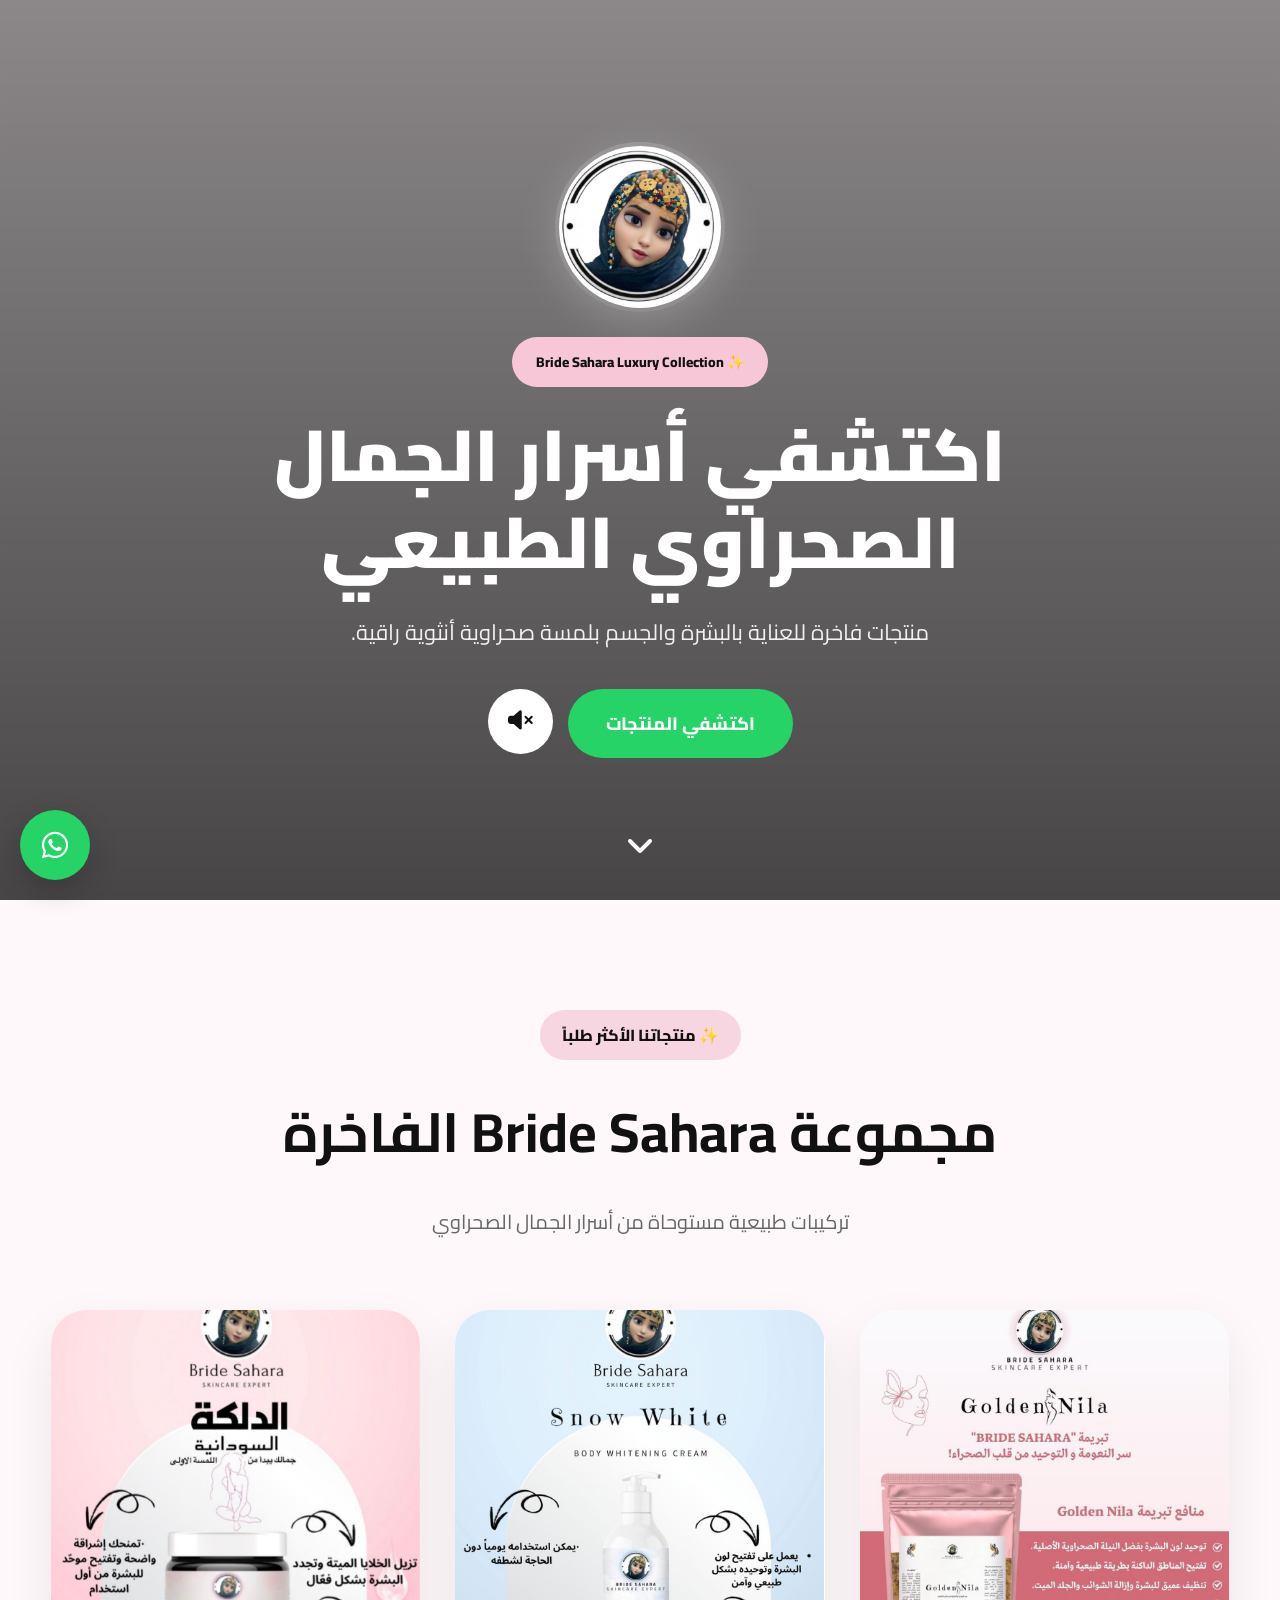
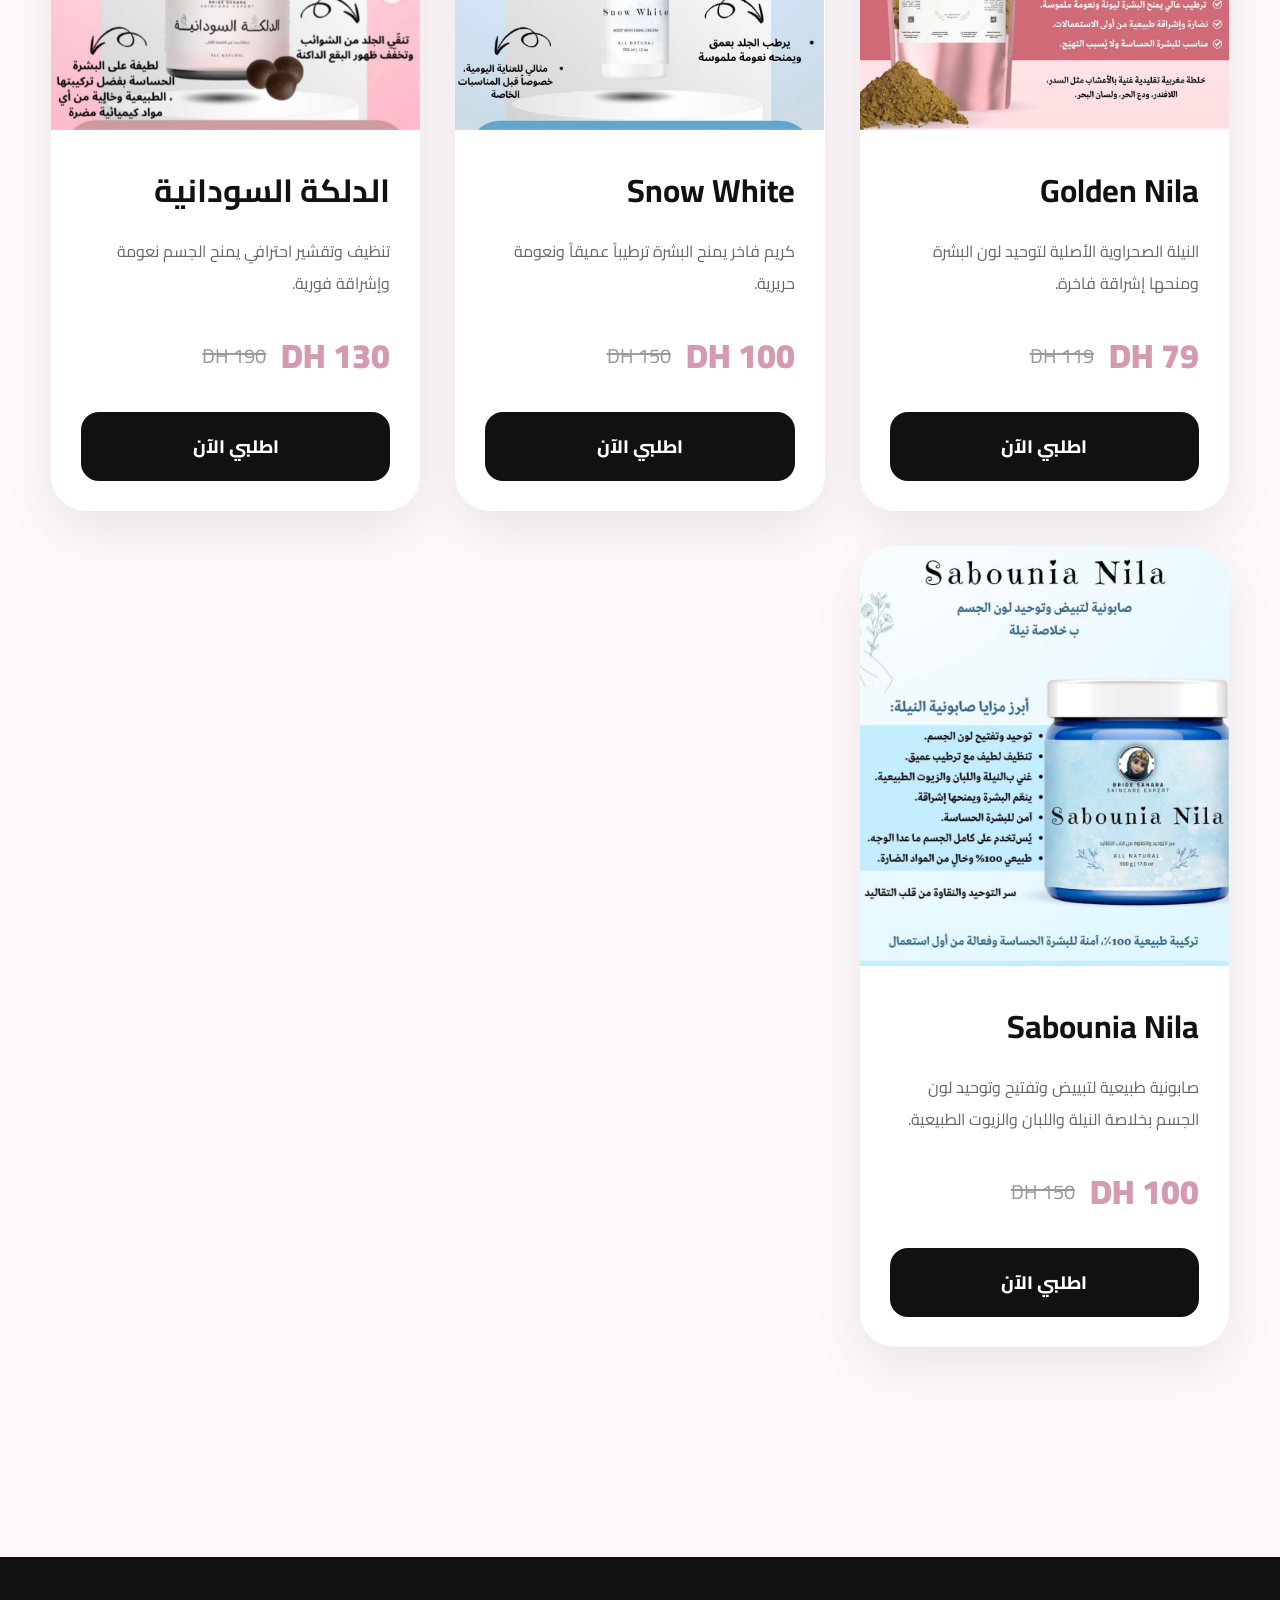
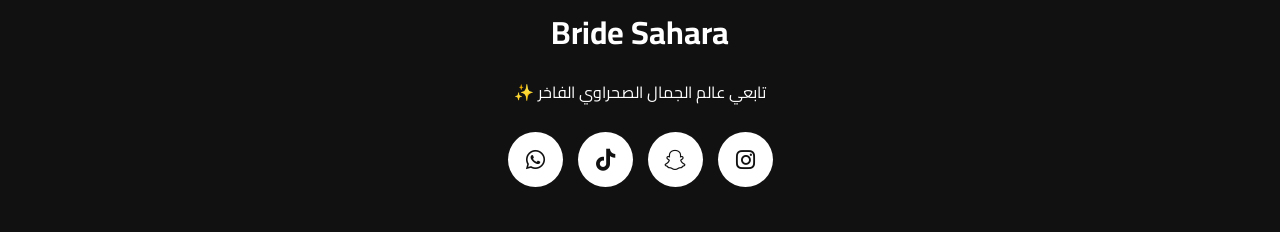
<file: index.html>
<!DOCTYPE html>
<html lang="ar" dir="rtl">

<head>

  <meta charset="UTF-8">

  <meta name="viewport"
    content="width=device-width, initial-scale=1.0">

  <title>Bride Sahara | Luxury Collection</title>

  <link rel="preconnect"
    href="https://fonts.googleapis.com">

  <link rel="preconnect"
    href="https://fonts.gstatic.com"
    crossorigin>

  <link href="https://fonts.googleapis.com/css2?family=Cairo:wght@300;400;600;700;800;900&display=swap"
    rel="stylesheet">

  <link rel="stylesheet"
    href="https://cdnjs.cloudflare.com/ajax/libs/font-awesome/6.5.2/css/all.min.css">

  <link rel="stylesheet"
    href="style.css">

</head>

<body>

  <section class="pub-hero">

    <video id="heroVideo"
      class="pub-video"
      autoplay
      muted
      loop
      playsinline>

      <source src="./images/1.mp4"
        type="video/mp4">

    </video>

    <div class="pub-overlay"></div>

    <div class="pub-content">

      <img src="./images/logo.png"
        class="pub-logo">

      <span class="pub-badge">

        ✨ Bride Sahara Luxury Collection

      </span>

      <h1>

        اكتشفي أسرار الجمال الصحراوي الطبيعي

      </h1>

      <p>

        منتجات فاخرة للعناية بالبشرة والجسم بلمسة صحراوية أنثوية راقية.

      </p>

      <div class="pub-buttons">

        <a href="#products"
          class="pub-btn">

          اكتشفي المنتجات

        </a>

        <button id="soundBtn"
          class="sound-btn">

          <i class="fa-solid fa-volume-xmark"></i>

        </button>

      </div>

    </div>

    <div class="scroll-down">

      <i class="fa-solid fa-angle-down"></i>

    </div>

  </section>

  <section class="pub-products"
    id="products">

    <div class="container">

      <div class="pub-section-title">

        <span>

          ✨ منتجاتنا الأكثر طلباً

        </span>

        <h2>

          مجموعة Bride Sahara الفاخرة

        </h2>

        <p>

          تركيبات طبيعية مستوحاة من أسرار الجمال الصحراوي 

        </p>

      </div>

      <div class="pub-products-grid">

        <div class="pub-product-card">

          <div class="pub-product-image">

            <img src="./images/goldennila.jpeg"
              alt="Golden Nila">

          </div>

          <div class="pub-product-info">

            <h3>

              Golden Nila

            </h3>

            <p>

              النيلة الصحراوية الأصلية لتوحيد لون البشرة ومنحها إشراقة فاخرة.

            </p>

            <div class="pub-price">

              <span class="new-price">

                79 DH

              </span>

              <span class="old-price">

                119 DH

              </span>

            </div>

            <button
              class="pub-order-btn order-btn"
              data-product="Golden Nila">

              اطلبي الآن

            </button>

          </div>

        </div>

        <div class="pub-product-card">

          <div class="pub-product-image">

            <img src="./images/snowwhite.jpeg"
              alt="Snow White">

          </div>

          <div class="pub-product-info">

            <h3>

              Snow White

            </h3>

            <p>

              كريم فاخر يمنح البشرة ترطيباً عميقاً ونعومة حريرية.

            </p>

            <div class="pub-price">

              <span class="new-price">

                100 DH

              </span>

              <span class="old-price">

                150 DH

              </span>

            </div>

            <button
              class="pub-order-btn order-btn"
              data-product="Snow White">

              اطلبي الآن

            </button>

          </div>

        </div>

        <div class="pub-product-card">

          <div class="pub-product-image">

            <img src="./images/3.jpeg"
              alt="الدلكة السودانية">

          </div>

          <div class="pub-product-info">

            <h3>

              الدلكة السودانية

            </h3>

            <p>

              تنظيف وتقشير احترافي يمنح الجسم نعومة وإشراقة فورية.

            </p>

            <div class="pub-price">

              <span class="new-price">

                130 DH

              </span>

              <span class="old-price">

                190 DH

              </span>

            </div>

            <button
              class="pub-order-btn order-btn"
              data-product="الدلكة السودانية">

              اطلبي الآن

            </button>

          </div>

        </div>

        <div class="pub-product-card">

          <div class="pub-product-image">

            <img src="./images/IMG-20260709-WA0005.jpg"
              alt="Sabounia Nila">

          </div>

          <div class="pub-product-info">

            <h3>

              Sabounia Nila

            </h3>

            <p>

              صابونية طبيعية لتبييض وتفتيح وتوحيد لون الجسم بخلاصة النيلة واللبان والزيوت الطبيعية.

            </p>

            <div class="pub-price">

              <span class="new-price">

                100 DH

              </span>

              <span class="old-price">

                150 DH

              </span>

            </div>

            <button
              class="pub-order-btn order-btn"
              data-product="Sabounia Nila">

              اطلبي الآن

            </button>

          </div>

        </div>

      </div>

    </div>

  </section>

  <footer>

    <h3>

      Bride Sahara

    </h3>

    <p>

      تابعي عالم الجمال الصحراوي الفاخر ✨

    </p>

    <div class="socials">

      <a href="https://www.instagram.com/bride_sahara/"
        target="_blank">

        <i class="fab fa-instagram"></i>

      </a>

      <a href="https://www.snapchat.com/@bride_sahara"
        target="_blank">

        <i class="fab fa-snapchat"></i>

      </a>

      <a href="https://www.tiktok.com/@bride__sahara"
        target="_blank">

        <i class="fab fa-tiktok"></i>

      </a>

      <a href="https://wa.me/212605945494"
        target="_blank">

        <i class="fab fa-whatsapp"></i>

      </a>

    </div>

  </footer>

  <a href="https://wa.me/212605945494"
    class="floating-whatsapp"
    target="_blank">

    <i class="fab fa-whatsapp"></i>

  </a>

  <div class="order-modal"
    id="orderModal">

    <div class="order-box">

      <span class="close-modal"
        id="closeModal">

        &times;

      </span>

      <h2>

        إتمام الطلب ✨

      </h2>

      <form id="orderForm">

        <input
          type="text"
          id="customerName"
          placeholder="الاسم الكامل"
          required>

        <input
          type="tel"
          id="customerPhone"
          placeholder="رقم الهاتف"
          required>

        <input
          type="text"
          id="customerAddress"
          placeholder="العنوان الكامل"
          required>

        <input
          type="text"
          id="productName"
          readonly>

        <button type="submit">

          إرسال الطلب عبر واتساب

        </button>

      </form>

    </div>

  </div>

  <script>

    /* VIDEO SOUND */

    const video =
      document.getElementById("heroVideo");

    const soundBtn =
      document.getElementById("soundBtn");

    let isMuted = true;

    soundBtn.addEventListener("click", () => {

      if (isMuted) {

        video.muted = false;

        soundBtn.innerHTML =
          '<i class="fa-solid fa-volume-high"></i>';

        isMuted = false;

      } else {

        video.muted = true;

        soundBtn.innerHTML =
          '<i class="fa-solid fa-volume-xmark"></i>';

        isMuted = true;

      }

    });

    /* ORDER MODAL */

    const modal =
      document.getElementById("orderModal");

    const closeModal =
      document.getElementById("closeModal");

    const productInput =
      document.getElementById("productName");

    // Event Delegation لالتقاط أي منتج حالي أو مستقبلي

    document.addEventListener("click", (e) => {

      if (e.target.classList.contains("order-btn")) {

        const product = e.target.dataset.product;

        productInput.value = product;

        modal.style.display = "flex";

      }

    });

    closeModal.addEventListener("click", () => {

      modal.style.display = "none";

    });

    window.addEventListener("click", (e) => {

      if(e.target === modal){

        modal.style.display = "none";

      }

    });

    /* SEND TO WHATSAPP */

    document
      .getElementById("orderForm")
      .addEventListener("submit", function(e){

      e.preventDefault();

      const name =
        document.getElementById("customerName").value;

      const phone =
        document.getElementById("customerPhone").value;

      const address =
        document.getElementById("customerAddress").value;

      const product =
        document.getElementById("productName").value;

      const message =

`✨ طلب جديد من Bride Sahara

👤 الاسم:
${name}

📞 رقم الهاتف:
${phone}

📍 العنوان:
${address}

🛍️ المنتج:
${product}`;

      const whatsappURL =

`https://wa.me/212605945494?text=${encodeURIComponent(message)}`;

      window.open(whatsappURL, "_blank");

    });

  </script>

</body>

</html>
</file>
<file: style.css>
:root{
  --primary:#d59ab1;
  --secondary:#f7c6d7;
  --dark:#111;
  --light:#fff8fb;
  --white:#fff;
}

*{
  margin:0;
  padding:0;
  box-sizing:border-box;
}

html{
  scroll-behavior:smooth;
}

body{
  font-family:'Cairo',sans-serif;
  background:var(--light);
  color:#222;
  overflow-x:hidden;
}

img{
  max-width:100%;
  display:block;
}

a{
  text-decoration:none;
}

.container{
  width:92%;
  max-width:1250px;
  margin:auto;
}

/* HERO VIDEO */

.pub-hero{
  position:relative;
  width:100%;
  min-height:100svh;
  overflow:hidden;
  display:flex;
  align-items:center;
  justify-content:center;
}

.pub-video{
  position:absolute;
  inset:0;
  width:100%;
  height:100%;
  object-fit:cover;
}

.pub-overlay{
  position:absolute;
  inset:0;
  background:linear-gradient(
    rgba(0,0,0,.45),
    rgba(0,0,0,.72)
  );
  backdrop-filter:blur(2px);
  z-index:1;
}

.pub-content{
  position:relative;
  z-index:5;
  text-align:center;
  color:white;
  width:90%;
  max-width:900px;
  padding:40px 0;
}

.pub-logo{
  width:170px;
  height:170px;
  object-fit:cover;
  border-radius:50%;
  margin:auto;
  margin-bottom:25px;
  border:4px solid rgba(255,255,255,.2);
  box-shadow:0 10px 40px rgba(255,255,255,.2);
}

.pub-badge{
  display:inline-block;
  background:var(--secondary);
  color:#111;
  padding:12px 24px;
  border-radius:60px;
  font-weight:800;
  margin-bottom:25px;
  font-size:14px;
}

.pub-content h1{
  font-size:72px;
  line-height:1.2;
  margin-bottom:25px;
  font-weight:900;
}

.pub-content p{
  font-size:22px;
  line-height:2;
  color:#f1f1f1;
  margin-bottom:35px;
}

.pub-buttons{
  display:flex;
  justify-content:center;
  gap:15px;
  flex-wrap:wrap;
}

.pub-btn{
  background:#25D366;
  color:white;
  padding:18px 38px;
  border-radius:60px;
  font-size:18px;
  font-weight:800;
  display:inline-flex;
  align-items:center;
  gap:10px;
  transition:.3s;
}

.pub-btn:hover{
  transform:translateY(-5px);
}

.sound-btn{
  width:65px;
  height:65px;
  border:none;
  border-radius:50%;
  background:white;
  color:#111;
  font-size:22px;
  cursor:pointer;
  transition:.3s;
}

.sound-btn:hover{
  transform:scale(1.08);
}

.scroll-down{
  position:absolute;
  bottom:25px;
  left:50%;
  transform:translateX(-50%);
  z-index:5;
  color:white;
  font-size:32px;
  animation:down 1.5s infinite;
}

@keyframes down{

  0%{
    transform:translate(-50%,0);
  }

  50%{
    transform:translate(-50%,10px);
  }

  100%{
    transform:translate(-50%,0);
  }

}

/* PRODUCTS */

.pub-products{
  padding:110px 0;
  background:var(--light);
}

.pub-section-title{
  text-align:center;
  margin-bottom:70px;
}

.pub-section-title span{
  display:inline-block;
  background:#f7d6e1;
  color:#111;
  padding:10px 22px;
  border-radius:50px;
  font-weight:800;
  margin-bottom:20px;
}

.pub-section-title h2{
  font-size:55px;
  margin-bottom:20px;
  color:#111;
}

.pub-section-title p{
  color:#666;
  font-size:20px;
}

.pub-products-grid{
  display:grid;
  grid-template-columns:repeat(auto-fit,minmax(320px,1fr));
  gap:35px;
}

.pub-product-card{
  background:white;
  border-radius:35px;
  overflow:hidden;
  box-shadow:0 20px 50px rgba(0,0,0,.08);
  transition:.4s;
}

.pub-product-card:hover{
  transform:translateY(-12px);
}

.pub-product-image{
  width:100%;
  height:420px;
  overflow:hidden;
}

.pub-product-image img{
  width:100%;
  height:100%;
  object-fit:cover;
  transition:.5s;
}

.pub-product-card:hover img{
  transform:scale(1.06);
}

.pub-product-info{
  padding:30px;
}

.pub-product-info h3{
  font-size:32px;
  margin-bottom:15px;
  color:#111;
}

.pub-product-info p{
  color:#666;
  line-height:2;
  margin-bottom:25px;
}

.pub-price{
  display:flex;
  align-items:center;
  gap:15px;
  margin-bottom:25px;
}

.new-price{
  font-size:34px;
  font-weight:900;
  color:var(--primary);
}

.old-price{
  font-size:20px;
  color:#999;
  text-decoration:line-through;
}

.pub-order-btn{
  width:100%;
  background:var(--dark);
  color:white;
  display:flex;
  justify-content:center;
  align-items:center;
  padding:18px;
  border-radius:18px;
  font-size:18px;
  font-weight:800;
  transition:.3s;
}

.pub-order-btn:hover{
  background:var(--primary);
}

/* TRUST BAR */

.trust-bar{
  background:white;
  padding:28px;
  display:flex;
  justify-content:center;
  gap:40px;
  flex-wrap:wrap;
}

.trust-item{
  display:flex;
  align-items:center;
  gap:10px;
  font-weight:700;
}

.trust-item i{
  color:var(--primary);
}

/* OFFER */

.offer{
  background:linear-gradient(
    135deg,
    var(--primary),
    #f0c9d8
  );
  border-radius:40px;
  padding:80px 30px;
  text-align:center;
  color:white;
}

.offer h2{
  font-size:55px;
  margin-bottom:20px;
}

/* SOCIALS */

.socials{
  display:flex;
  justify-content:center;
  gap:15px;
  margin-top:25px;
}

.socials a{
  width:55px;
  height:55px;
  border-radius:50%;
  background:white;
  color:#111;
  display:flex;
  align-items:center;
  justify-content:center;
  font-size:22px;
}

/* MODAL */

.order-modal{
  position:fixed;
  inset:0;
  background:rgba(0,0,0,.7);
  display:none;
  align-items:center;
  justify-content:center;
  z-index:9999;
  padding:20px;
}

.order-box{
  background:white;
  width:100%;
  max-width:500px;
  border-radius:30px;
  padding:40px;
  position:relative;
}

.close-modal{
  position:absolute;
  top:15px;
  left:20px;
  font-size:35px;
  cursor:pointer;
}

.order-box h2{
  margin-bottom:25px;
  text-align:center;
}

.order-box form{
  display:flex;
  flex-direction:column;
  gap:15px;
}

.order-box input{
  padding:16px;
  border-radius:14px;
  border:1px solid #ddd;
  font-family:'Cairo',sans-serif;
}

.order-box button{
  background:#25D366;
  color:white;
  border:none;
  padding:16px;
  border-radius:14px;
  font-size:18px;
  font-weight:800;
  cursor:pointer;
}

/* FLOATING */

.floating-whatsapp{
  position:fixed;
  bottom:20px;
  left:20px;
  background:#25D366;
  color:white;
  width:70px;
  height:70px;
  border-radius:50%;
  display:flex;
  align-items:center;
  justify-content:center;
  z-index:999;
  font-size:30px;
  box-shadow:0 10px 30px rgba(0,0,0,.2);
}

/* FOOTER */

footer{
  background:#111;
  color:white;
  text-align:center;
  padding:45px 20px;
  margin-top:100px;
}

footer h3{
  font-size:32px;
  margin-bottom:15px;
}

/* PERFORMANCE */

.pub-video,
img{
  will-change:transform;
  backface-visibility:hidden;
}

video{
  pointer-events:none;
}

/* MOBILE */

@media(max-width:768px){

  .pub-content h1{
    font-size:42px;
  }

  .pub-content p{
    font-size:18px;
  }

  .pub-logo{
    width:120px;
    height:120px;
  }

  .pub-products{
    padding:80px 0;
  }

  .pub-section-title h2{
    font-size:38px;
  }

  .pub-section-title p{
    font-size:17px;
  }

  .pub-product-image{
    height:320px;
  }

  .offer h2{
    font-size:38px;
  }

}
/* ORDER BUTTON */

.pub-order-btn{
  width:100%;
  background:var(--dark);
  color:white;
  border:none;
  display:flex;
  justify-content:center;
  align-items:center;
  padding:18px;
  border-radius:18px;
  font-size:18px;
  font-weight:800;
  transition:.3s;
  cursor:pointer;
  font-family:'Cairo',sans-serif;
}

.pub-order-btn:hover{
  background:var(--primary);
}

/* ORDER MODAL */

.order-modal{
  position:fixed;
  inset:0;
  background:rgba(0,0,0,.7);
  display:none;
  align-items:center;
  justify-content:center;
  z-index:99999;
  padding:20px;
}

.order-box{
  background:white;
  width:100%;
  max-width:500px;
  border-radius:35px;
  padding:40px;
  position:relative;
  animation:popup .3s ease;
}

@keyframes popup{

  from{
    transform:scale(.8);
    opacity:0;
  }

  to{
    transform:scale(1);
    opacity:1;
  }

}

.close-modal{
  position:absolute;
  top:15px;
  left:20px;
  font-size:38px;
  cursor:pointer;
}

.order-box h2{
  text-align:center;
  margin-bottom:30px;
  font-size:32px;
}

.order-box form{
  display:flex;
  flex-direction:column;
  gap:15px;
}

.order-box input{
  padding:18px;
  border-radius:16px;
  border:1px solid #ddd;
  font-family:'Cairo',sans-serif;
  font-size:16px;
}

.order-box button{
  background:#25D366;
  color:white;
  border:none;
  padding:18px;
  border-radius:16px;
  font-size:18px;
  font-weight:800;
  cursor:pointer;
  font-family:'Cairo',sans-serif;
}
</file>
